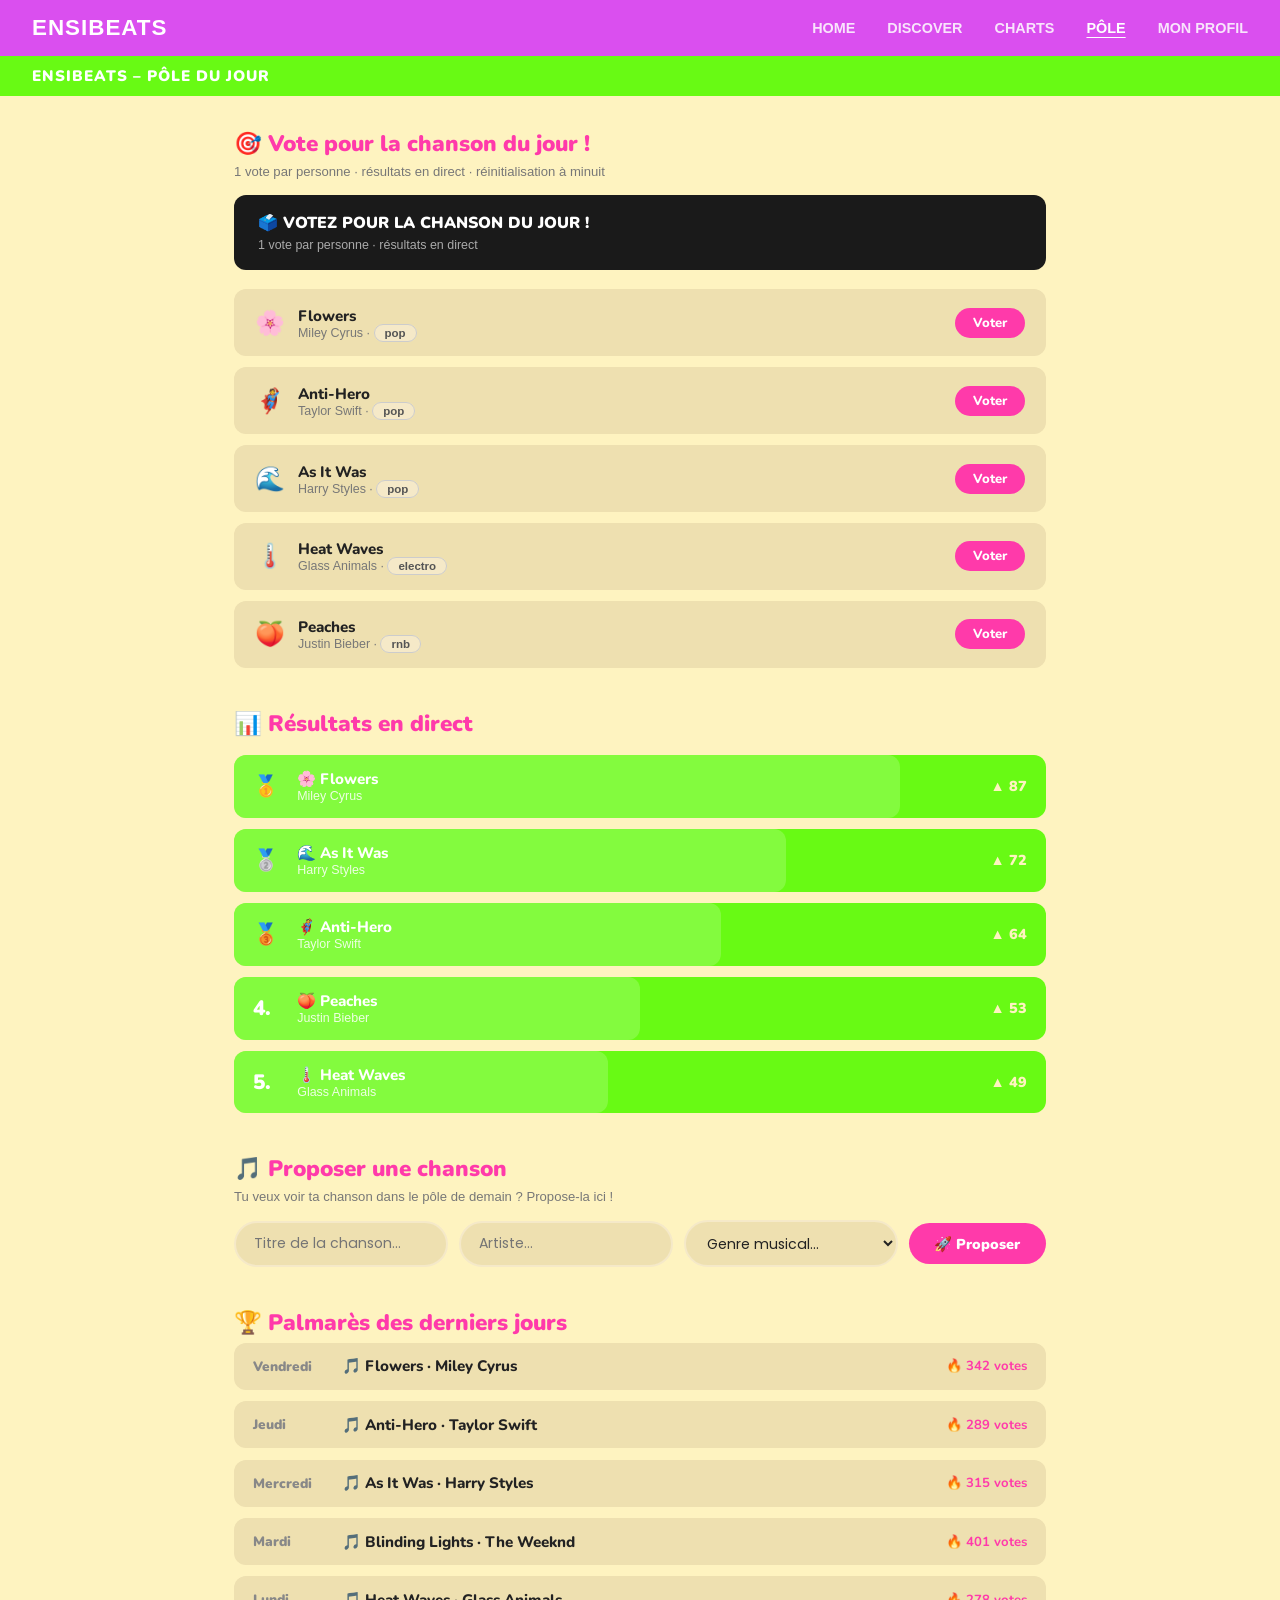
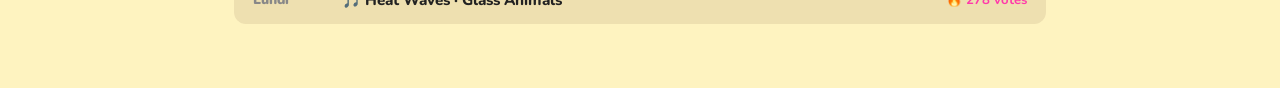
<file: pole.html>
<!DOCTYPE html>
<html lang="fr">
<head>
  <meta charset="UTF-8" />
  <meta name="viewport" content="width=device-width, initial-scale=1.0"/>
  <title>EnsiBeats – Pôle</title>
  <link rel="stylesheet" href="pole.css" />
  <link href="https://fonts.googleapis.com/css2?family=Nunito:wght@700;800;900&family=Poppins:wght@400;600;700&display=swap" rel="stylesheet"/>
</head>
<body>
  <nav class="navbar">
    <div class="nav-brand">ENSIBEATS</div>
    <ul class="nav-links">
      <li><a href="index.html">HOME</a></li>
      <li><a href="disc.html">DISCOVER</a></li>
      <li><a href="charts.html">CHARTS</a></li>
      <li><a href="pole.html" class="active">PÔLE</a></li>
      <li><a href="profile.html">MON PROFIL</a></li>
    </ul>
  </nav>
  <div class="subheader">ENSIBEATS – PÔLE DU JOUR</div>
  <main class="main-content">
    <section class="vote-section">
      <h2 class="section-title">🎯 Vote pour la chanson du jour !</h2>
      <p class="section-sub">1 vote par personne · résultats en direct · réinitialisation à minuit</p>
      <div class="vote-banner">
        <span>🗳️ VOTEZ POUR LA CHANSON DU JOUR !</span>
        <small>1 vote par personne · résultats en direct</small>
      </div>
      <div class="vote-form">
        <input type="radio" name="vote" id="v1" class="vote-radio" />
        <label for="v1" class="vote-item">
          <div class="vote-item-left">
            <span class="vote-emoji">🌸</span>
            <div>
              <div class="vote-item-name">Flowers</div>
              <div class="vote-item-artist">Miley Cyrus · <span class="badge-genre">pop</span></div>
            </div>
          </div>
          <span class="vote-btn-label">Voter</span>
          <span class="voted-label">✅ Voté !</span>
        </label>
        <input type="radio" name="vote" id="v2" class="vote-radio" />
        <label for="v2" class="vote-item">
          <div class="vote-item-left">
            <span class="vote-emoji">🦸</span>
            <div>
              <div class="vote-item-name">Anti-Hero</div>
              <div class="vote-item-artist">Taylor Swift · <span class="badge-genre">pop</span></div>
            </div>
          </div>
          <span class="vote-btn-label">Voter</span>
          <span class="voted-label">✅ Voté !</span>
        </label>

        <input type="radio" name="vote" id="v3" class="vote-radio" />
        <label for="v3" class="vote-item">
          <div class="vote-item-left">
            <span class="vote-emoji">🌊</span>
            <div>
              <div class="vote-item-name">As It Was</div>
              <div class="vote-item-artist">Harry Styles · <span class="badge-genre">pop</span></div>
            </div>
          </div>
          <span class="vote-btn-label">Voter</span>
          <span class="voted-label">✅ Voté !</span>
        </label>

        <input type="radio" name="vote" id="v4" class="vote-radio" />
        <label for="v4" class="vote-item">
          <div class="vote-item-left">
            <span class="vote-emoji">🌡️</span>
            <div>
              <div class="vote-item-name">Heat Waves</div>
              <div class="vote-item-artist">Glass Animals · <span class="badge-genre">electro</span></div>
            </div>
          </div>
          <span class="vote-btn-label">Voter</span>
          <span class="voted-label">✅ Voté !</span>
        </label>

        <input type="radio" name="vote" id="v5" class="vote-radio" />
        <label for="v5" class="vote-item">
          <div class="vote-item-left">
            <span class="vote-emoji">🍑</span>
            <div>
              <div class="vote-item-name">Peaches</div>
              <div class="vote-item-artist">Justin Bieber · <span class="badge-genre">rnb</span></div>
            </div>
          </div>
          <span class="vote-btn-label">Voter</span>
          <span class="voted-label">✅ Voté !</span>
        </label>

      </div>
    </section>
    <section class="results-section">
      <h2 class="section-title">📊 Résultats en direct</h2>
      <div class="result-item" style="--pct: 82%">
        <div class="result-bar-fill"></div>
        <div class="result-rank">🥇</div>
        <div class="result-info">
          <div class="result-name">🌸 Flowers</div>
          <div class="result-artist">Miley Cyrus</div>
        </div>
        <div class="result-votes">▲ 87</div>
      </div>
      <div class="result-item" style="--pct: 68%">
        <div class="result-bar-fill"></div>
        <div class="result-rank">🥈</div>
        <div class="result-info">
          <div class="result-name">🌊 As It Was</div>
          <div class="result-artist">Harry Styles</div>
        </div>
        <div class="result-votes">▲ 72</div>
      </div>
      <div class="result-item" style="--pct: 60%">
        <div class="result-bar-fill"></div>
        <div class="result-rank">🥉</div>
        <div class="result-info">
          <div class="result-name">🦸 Anti-Hero</div>
          <div class="result-artist">Taylor Swift</div>
        </div>
        <div class="result-votes">▲ 64</div>
      </div>
      <div class="result-item" style="--pct: 50%">
        <div class="result-bar-fill"></div>
        <div class="result-rank">4.</div>
        <div class="result-info">
          <div class="result-name">🍑 Peaches</div>
          <div class="result-artist">Justin Bieber</div>
        </div>
        <div class="result-votes">▲ 53</div>
      </div>
      <div class="result-item" style="--pct: 46%">
        <div class="result-bar-fill"></div>
        <div class="result-rank">5.</div>
        <div class="result-info">
          <div class="result-name">🌡️ Heat Waves</div>
          <div class="result-artist">Glass Animals</div>
        </div>
        <div class="result-votes">▲ 49</div>
      </div>
    </section>
    <section class="propose-section">
      <h2 class="section-title">🎵 Proposer une chanson</h2>
      <p class="section-sub">Tu veux voir ta chanson dans le pôle de demain ? Propose-la ici !</p>
      <form class="propose-form" method="GET" action="pole.html">
        <input type="text" name="titre"   placeholder="Titre de la chanson..." class="propose-input" required />
        <input type="text" name="artiste" placeholder="Artiste..."             class="propose-input" required />
        <select name="genre" class="propose-input propose-select">
          <option value="">Genre musical...</option>
          <option>Pop</option>
          <option>R&amp;B</option>
          <option>Électro</option>
          <option>Rock</option>
          <option>Jazz</option>
          <option>Afrobeat</option>
          <option>Classique</option>
        </select>
        <button type="submit" class="btn-propose">🚀 Proposer</button>
      </form>
    </section>
    <section class="history-section">
      <h2 class="section-title">🏆 Palmarès des derniers jours</h2>
      <div class="history-list">
        <div class="history-item">
          <span class="history-date">Vendredi</span>
          <span class="history-song">🎵 Flowers · Miley Cyrus</span>
          <span class="history-votes">🔥 342 votes</span>
        </div>
        <div class="history-item">
          <span class="history-date">Jeudi</span>
          <span class="history-song">🎵 Anti-Hero · Taylor Swift</span>
          <span class="history-votes">🔥 289 votes</span>
        </div>
        <div class="history-item">
          <span class="history-date">Mercredi</span>
          <span class="history-song">🎵 As It Was · Harry Styles</span>
          <span class="history-votes">🔥 315 votes</span>
        </div>
        <div class="history-item">
          <span class="history-date">Mardi</span>
          <span class="history-song">🎵 Blinding Lights · The Weeknd</span>
          <span class="history-votes">🔥 401 votes</span>
        </div>
        <div class="history-item">
          <span class="history-date">Lundi</span>
          <span class="history-song">🎵 Heat Waves · Glass Animals</span>
          <span class="history-votes">🔥 278 votes</span>
        </div>
      </div>
    </section>
  </main>
</body>
</html>
</file>
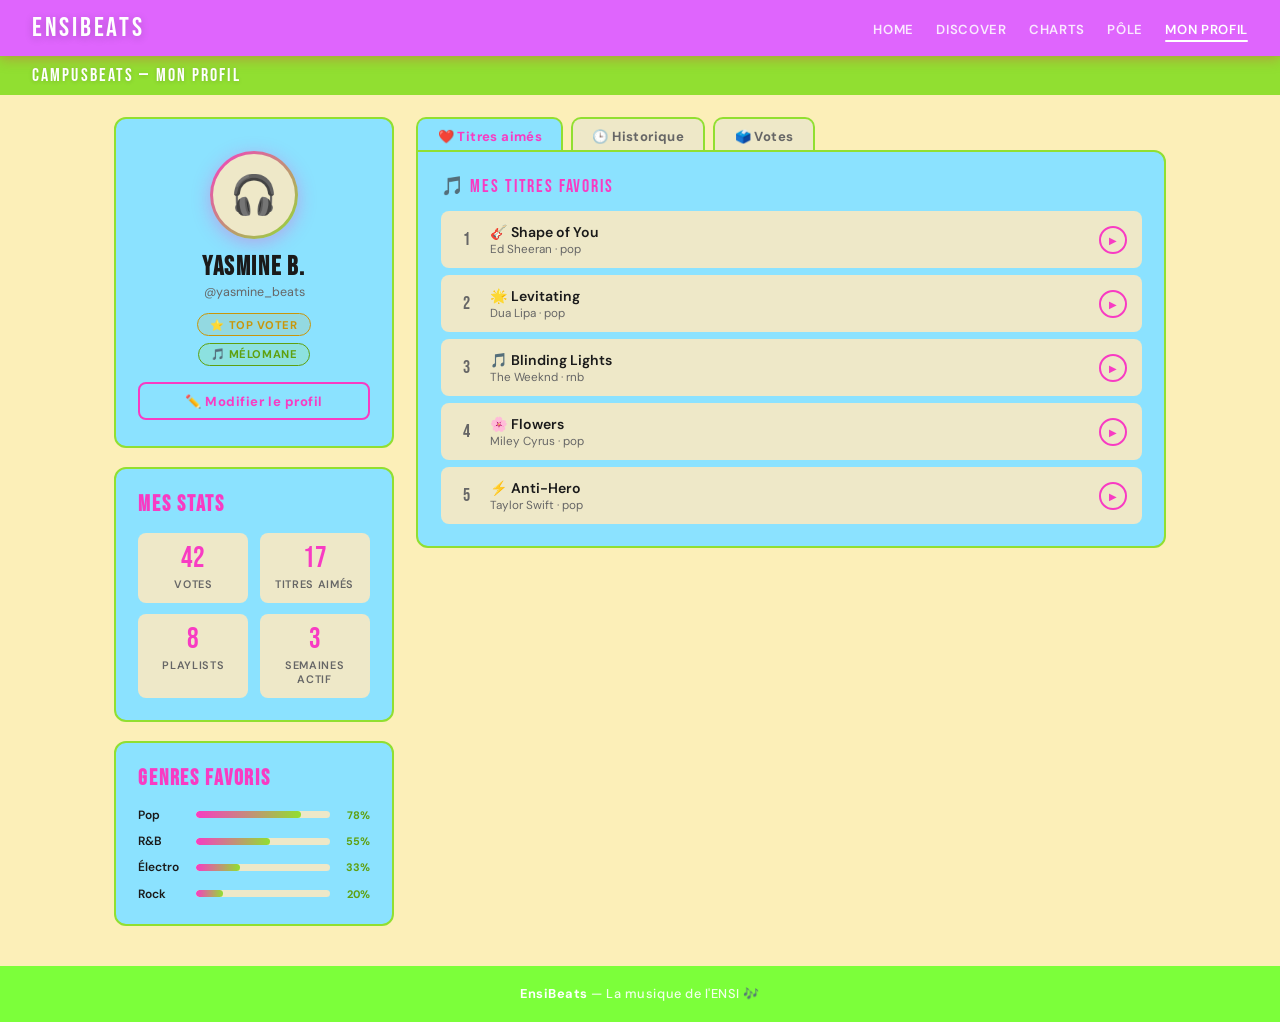
<file: profile.html>
<!DOCTYPE html>
<html lang="fr">
<head>
  <meta charset="UTF-8" />
  <meta name="viewport" content="width=device-width, initial-scale=1.0"/>
  <title>EnsiBeats — Mon Profil</title>
  <link rel="preconnect" href="https://fonts.googleapis.com"/>
  <link rel="preconnect" href="https://fonts.gstatic.com" crossorigin/>
  <link href="https://fonts.googleapis.com/css2?family=Bebas+Neue&family=DM+Sans:ital,wght@0,300;0,400;0,600;0,700;1,300&display=swap" rel="stylesheet"/>
  <link rel="stylesheet" href="music.css"/>
  <link rel="stylesheet" href="profile.css"/>
</head>
<body>
  <nav>
    <span class="logo">EnsiBeats</span>
    <ul class="nav-links">
      <li><a href="index.html">Home</a></li>
      <li><a href="disc.html">Discover</a></li>
      <li><a href="charts.html">Charts</a></li>
      <li><a href="pole.html">Pôle</a></li>
      <li><a href="profile.html" class="active">Mon Profil</a></li>
    </ul>
  </nav>
  <div class="page-banner">
    <span class="banner-label">CAMPUSBEATS — MON PROFIL</span>
  </div>
  <div class="profile-wrapper">
    <aside class="profile-sidebar">
      <div class="avatar-card card">
        <div class="avatar-ring">
          <div class="avatar-inner">🎧</div>
        </div>
        <h2 class="profile-name">Yasmine B.</h2>
        <p class="profile-handle">@yasmine_beats</p>
        <div class="profile-badges">
          <span class="badge badge-gold">⭐ Top Voter</span>
          <span class="badge badge-lime">🎵 Mélomane</span>
        </div>
        <button class="edit-btn">✏️ Modifier le profil</button>
      </div>
      <div class="stats-card card">
        <h3 class="card-title">Mes Stats</h3>
        <div class="stat-grid">
          <div class="stat-item">
            <span class="stat-num">42</span>
            <span class="stat-label">Votes</span>
          </div>
          <div class="stat-item">
            <span class="stat-num">17</span>
            <span class="stat-label">Titres aimés</span>
          </div>
          <div class="stat-item">
            <span class="stat-num">8</span>
            <span class="stat-label">Playlists</span>
          </div>
          <div class="stat-item">
            <span class="stat-num">3</span>
            <span class="stat-label">Semaines actif</span>
          </div>
        </div>
      </div>
      <div class="genre-card card">
        <h3 class="card-title">Genres Favoris</h3>
        <div class="genre-list">
          <div class="genre-bar-item">
            <span class="genre-name">Pop</span>
            <div class="genre-bar-track"><div class="genre-bar-fill" style="width:78%"></div></div>
            <span class="genre-pct">78%</span>
          </div>
          <div class="genre-bar-item">
            <span class="genre-name">R&B</span>
            <div class="genre-bar-track"><div class="genre-bar-fill" style="width:55%"></div></div>
            <span class="genre-pct">55%</span>
          </div>
          <div class="genre-bar-item">
            <span class="genre-name">Électro</span>
            <div class="genre-bar-track"><div class="genre-bar-fill" style="width:33%"></div></div>
            <span class="genre-pct">33%</span>
          </div>
          <div class="genre-bar-item">
            <span class="genre-name">Rock</span>
            <div class="genre-bar-track"><div class="genre-bar-fill" style="width:20%"></div></div>
            <span class="genre-pct">20%</span>
          </div>
        </div>
      </div>
    </aside>

    <main class="profile-main">
      <div class="tabs">
        <button class="tab active" data-tab="liked">❤️ Titres aimés</button>
        <button class="tab" data-tab="history">🕒 Historique</button>
        <button class="tab" data-tab="votes">🗳️ Votes</button>
      </div>
      <div class="tab-panel active" id="tab-liked">
        <div class="track-section-title">🎵 Mes titres favoris</div>
        <ul class="chart-list">
          <li class="chart-item">
            <span class="rank">1</span>
            <div class="track-info">
              <div class="track-title">🎸 Shape of You</div>
              <div class="track-artist">Ed Sheeran · pop</div>
            </div>
            <button class="play-btn">▶</button>
          </li>
          <li class="chart-item">
            <span class="rank">2</span>
            <div class="track-info">
              <div class="track-title">🌟 Levitating</div>
              <div class="track-artist">Dua Lipa · pop</div>
            </div>
            <button class="play-btn">▶</button>
          </li>
          <li class="chart-item">
            <span class="rank">3</span>
            <div class="track-info">
              <div class="track-title">🎵 Blinding Lights</div>
              <div class="track-artist">The Weeknd · rnb</div>
            </div>
            <button class="play-btn">▶</button>
          </li>
          <li class="chart-item">
            <span class="rank">4</span>
            <div class="track-info">
              <div class="track-title">🌸 Flowers</div>
              <div class="track-artist">Miley Cyrus · pop</div>
            </div>
            <button class="play-btn">▶</button>
          </li>
          <li class="chart-item">
            <span class="rank">5</span>
            <div class="track-info">
              <div class="track-title">⚡ Anti-Hero</div>
              <div class="track-artist">Taylor Swift · pop</div>
            </div>
            <button class="play-btn">▶</button>
          </li>
        </ul> 
      </div>

      <div class="tab-panel" id="tab-history">
        <div class="track-section-title">🕒 Récemment écouté</div>
        <ul class="chart-list">
          <li class="chart-item">
            <span class="rank">—</span>
            <div class="track-info">
              <div class="track-title">🎸 Bohemian Rhapsody</div>
              <div class="track-artist">Queen · rock · il y a 2h</div>
            </div>
            <button class="play-btn">▶</button>
          </li>
          <li class="chart-item">
            <span class="rank">—</span>
            <div class="track-info">
              <div class="track-title">🌟 Heat Waves</div>
              <div class="track-artist">Glass Animals · électro · il y a 5h</div>
            </div>
            <button class="play-btn">▶</button>
          </li>
          <li class="chart-item">
            <span class="rank">—</span>
            <div class="track-info">
              <div class="track-title">🎵 Stay</div>
              <div class="track-artist">Justin Bieber · pop · hier</div>
            </div>
            <button class="play-btn">▶</button>
          </li>
          <li class="chart-item">
            <span class="rank">—</span>
            <div class="track-info">
              <div class="track-title">🎧 As It Was</div>
              <div class="track-artist">Harry Styles · pop · hier</div>
            </div>
            <button class="play-btn">▶</button>
          </li>
        </ul>
      </div>

      <div class="tab-panel" id="tab-votes">
        <div class="track-section-title">🗳️ Mes votes récents</div>
        <ul class="vote-history-list">
          <li class="vote-history-item">
            <div class="vote-meta">
              <span class="vote-week">Semaine du 31 mars</span>
              <span class="vote-winner-tag">✅ Gagnant</span>
            </div>
            <div class="vote-track">🌸 Flowers — Miley Cyrus</div>
          </li>
          <li class="vote-history-item">
            <div class="vote-meta">
              <span class="vote-week">Semaine du 24 mars</span>
              <span class="vote-winner-tag lost">❌ Perdu</span>
            </div>
            <div class="vote-track">⚡ Anti-Hero — Taylor Swift</div>
          </li>
          <li class="vote-history-item">
            <div class="vote-meta">
              <span class="vote-week">Semaine du 17 mars</span>
              <span class="vote-winner-tag">✅ Gagnant</span>
            </div>
            <div class="vote-track">🎸 Shape of You — Ed Sheeran</div>
          </li>
          <li class="vote-history-item">
            <div class="vote-meta">
              <span class="vote-week">Semaine du 10 mars</span>
              <span class="vote-winner-tag lost">❌ Perdu</span>
            </div>
            <div class="vote-track">🌟 Levitating — Dua Lipa</div>
          </li>
        </ul>
      </div>
    </main>
  </div>
  <footer>
    <strong>EnsiBeats</strong> — La musique de l'ENSI 🎶
  </footer>
  <div class="toast" id="toast">✅ Action effectuée !</div>
</body>
</html>
</file>
<file: pole.css>
*, *::before, *::after { box-sizing: border-box; margin: 0; padding: 0; }
:root {
  --purple:     #da4fef;
  --green:      #68fa14;
  --green-dark: #3aaa00;
  --pink:       #ff3aaa;
  --beige:      #f5e9c8;
  --beige-card: #eee0b0;
  --yellow-bg:  #fef3c0;
  --dark:       #1a1a1a;
  --white:      #fff;
  --text:       #222;
}
body {
  font-family: 'Bebas Neue', sans-serif;
  background-color: var(--yellow-bg);
  color: var(--text);
  min-height: 100vh;
}
.navbar {
  background: var(--purple);
  display: flex;
  align-items: center;
  justify-content: space-between;
  padding: 0 2rem;
  height: 56px;
  position: sticky;
  top: 0;
  z-index: 100;
}
.nav-brand {
  font-family: 'Bebas Neue', sans-serif;
  font-weight: 900;
  font-size: 1.4rem;
  color: var(--white);
  letter-spacing: 1px;
}
.nav-links {
  list-style: none;
  display: flex;
  gap: 2rem;
}
.nav-links a {
  color: var(--white);
  text-decoration: none;
  font-family: 'Bebas Neue', sans-serif;
  font-weight: 700;
  font-size: 0.9rem;
  opacity: 0.85;
  transition: opacity 0.2s;
}
.nav-links a:hover { opacity: 1; }
.nav-links a.active {
  opacity: 1;
  text-decoration: underline;
  text-underline-offset: 4px;
}
.subheader {
  background: var(--green);
  color: var(--white);
  font-family: 'Nunito', sans-serif;
  font-weight: 900;
  font-size: 0.95rem;
  letter-spacing: 1px;
  padding: 10px 2rem;
}
.main-content {
  max-width: 860px;
  margin: 0 auto;
  padding: 2rem 1.5rem 4rem;
  display: flex;
  flex-direction: column;
  gap: 2.5rem;
}
.section-title {
  font-family: 'Nunito', sans-serif;
  font-weight: 900;
  font-size: 1.4rem;
  color: var(--pink);
  margin-bottom: 0.3rem;
}
.section-sub {
  font-size: 0.82rem;
  color: #777;
  margin-bottom: 1rem;
}
.vote-banner {
  background: var(--dark);
  color: var(--white);
  border-radius: 12px;
  padding: 1.1rem 1.5rem;
  display: flex;
  flex-direction: column;
  gap: 4px;
  margin-bottom: 1.2rem;
}
.vote-banner span {
  font-family: 'Nunito', sans-serif;
  font-weight: 900;
  font-size: 1rem;
}
.vote-banner small { color: #aaa; font-size: 0.78rem; }

.vote-form {
  display: flex;
  flex-direction: column;
  gap: 0.7rem;
}
.vote-radio {
  position: absolute;
  opacity: 0;
  pointer-events: none;
  width: 0; height: 0;
}

.vote-item {
  background: var(--beige-card);
  border-radius: 12px;
  padding: 0.9rem 1.2rem;
  display: flex;
  align-items: center;
  justify-content: space-between;
  cursor: pointer;
  border: 2px solid transparent;
  transition: transform 0.15s, background 0.15s, border-color 0.15s;
  user-select: none;
}

.vote-item:hover {
  transform: translateY(-2px);
  background: var(--beige);
}

.vote-item-left {
  display: flex;
  align-items: center;
  gap: 0.8rem;
}

.vote-emoji { font-size: 1.5rem; }

.vote-item-name {
  font-family: 'Nunito', sans-serif;
  font-weight: 800;
  font-size: 0.95rem;
}

.vote-item-artist { font-size: 0.78rem; color: #777; }

.badge-genre {
  background: var(--beige);
  border: 1.5px solid #ccc;
  border-radius: 20px;
  padding: 2px 10px;
  font-size: 0.72rem;
  font-weight: 700;
  color: #555;
}

/* "Voter" button shown by default */
.vote-btn-label {
  background: var(--pink);
  color: var(--white);
  border-radius: 20px;
  padding: 6px 18px;
  font-family: 'Nunito', sans-serif;
  font-weight: 800;
  font-size: 0.82rem;
  transition: background 0.2s;
  white-space: nowrap;
}

.vote-item:hover .vote-btn-label { background: var(--purple); }

/* "Voté !" label hidden by default */
.voted-label {
  display: none;
  background: var(--green);
  color: var(--white);
  border-radius: 20px;
  padding: 6px 14px;
  font-family: 'Nunito', sans-serif;
  font-weight: 800;
  font-size: 0.82rem;
  white-space: nowrap;
}

/* When radio is checked: highlight the label, swap buttons */
.vote-radio:checked + .vote-item {
  border-color: var(--pink);
  background: #ffe0f5;
}

.vote-radio:checked + .vote-item .vote-btn-label { display: none; }
.vote-radio:checked + .vote-item .voted-label    { display: inline; }

/* ---- RESULTS ---- */
.results-section {
  display: flex;
  flex-direction: column;
  gap: 0.7rem;
}

.result-item {
  background: var(--green);
  border-radius: 12px;
  padding: 0.9rem 1.2rem;
  display: flex;
  align-items: center;
  gap: 1rem;
  color: var(--white);
  position: relative;
  overflow: hidden;
}

/* CSS custom-property bar using pseudo-element */
.result-bar-fill {
  position: absolute;
  left: 0; top: 0; bottom: 0;
  width: var(--pct, 50%);
  background: rgba(255,255,255,0.18);
  border-radius: 12px;
}

.result-rank {
  font-family: 'Nunito', sans-serif;
  font-weight: 900;
  font-size: 1.3rem;
  min-width: 28px;
  position: relative;
  z-index: 1;
}

.result-info {
  flex: 1;
  position: relative;
  z-index: 1;
}

.result-name {
  font-family: 'Nunito', sans-serif;
  font-weight: 800;
  font-size: 0.95rem;
}

.result-artist { font-size: 0.78rem; opacity: 0.85; }

.result-votes {
  font-family: 'Nunito', sans-serif;
  font-weight: 900;
  font-size: 0.9rem;
  position: relative;
  z-index: 1;
  color: var(--yellow-bg);
}

/* ---- PROPOSE FORM ---- */
.propose-form {
  display: flex;
  flex-wrap: wrap;
  gap: 0.7rem;
  align-items: center;
}

.propose-input {
  flex: 1;
  min-width: 180px;
  background: var(--beige-card);
  border: 2px solid var(--beige);
  border-radius: 24px;
  padding: 0.65rem 1.1rem;
  font-family: 'Poppins', sans-serif;
  font-size: 0.88rem;
  color: var(--text);
  outline: none;
  transition: border-color 0.2s;
}

.propose-input:focus { border-color: var(--pink); }
.propose-select { cursor: pointer; }

.btn-propose {
  background: var(--pink);
  color: var(--white);
  border: none;
  border-radius: 24px;
  padding: 0.65rem 1.6rem;
  font-family: 'Nunito', sans-serif;
  font-weight: 900;
  font-size: 0.9rem;
  cursor: pointer;
  transition: background 0.2s, transform 0.15s;
  white-space: nowrap;
}

.btn-propose:hover {
  background: var(--purple);
  transform: scale(1.04);
}

.history-list {
  display: flex;
  flex-direction: column;
  gap: 0.7rem;
}
.history-item {
  background: var(--beige-card);
  border-radius: 12px;
  padding: 0.85rem 1.2rem;
  display: flex;
  align-items: center;
  gap: 1.2rem;
  flex-wrap: wrap;
}
.history-date {
  font-family: 'Nunito', sans-serif;
  font-weight: 900;
  font-size: 0.85rem;
  color: #888;
  min-width: 70px;
}
.history-song {
  flex: 1;
  font-family: 'Nunito', sans-serif;
  font-weight: 800;
  font-size: 0.95rem;
}
.history-votes {
  font-family: 'Nunito', sans-serif;
  font-weight: 700;
  font-size: 0.82rem;
  color: var(--pink);
}
@media (max-width: 600px) {
  .navbar { padding: 0 1rem; }
  .nav-links { gap: 1rem; }
  .nav-links a { font-size: 0.75rem; }
  .main-content { padding: 1.2rem 1rem 3rem; }
  .propose-form { flex-direction: column; }
  .propose-input { min-width: 100%; }
  .history-item { flex-direction: column; gap: 0.3rem; }
}
</file>
<file: music.css>
*, *::before, *::after { box-sizing: border-box; margin: 0; padding: 0; }

:root {
  --bg: #fcefb8;
  --surface: #8be2ff;
  --surface2: #eee8c8;
  --nav: #df65fd;
  --nav-text: #fff;
  --accent: #f83bc3;
  --accent2: #dbff3a;
  --lime: #91df31;
  --lime-dark: #5fa010;
  --footer: #7cff3a;
  --text: #1a1a1a;
  --muted: #666;
  --gold: #c8960a;
}
body {
  background: var(--bg);
  color: var(--text);
  font-family: 'DM Sans', sans-serif;
  min-height: 100vh;
  overflow-x: hidden;

}
nav {
  position: sticky; top: 0; z-index: 100;
  display: flex; align-items: center; justify-content: space-between;
  padding: 0 2rem;
  height: 56px;
  background: var(--nav);
  box-shadow: 0 3px 12px rgba(232,49,74,.35);
}
.logo {
  font-family: 'Bebas Neue', sans-serif;
  font-size: 1.7rem;
  letter-spacing: .1em;
  color: #fff;
  text-shadow: 0 2px 8px rgba(0,0,0,.2);
}
.nav-links { display: flex; gap: 1.4rem; list-style: none; }
.nav-links a {
  color: rgba(255,255,255,.85);
  text-decoration: none;
  font-size: .82rem;
  font-weight: 600;
  letter-spacing: .05em;
  text-transform: uppercase;
  transition: color .2s;
  position: relative;
  padding-bottom: 2px;
}
.nav-links a::after {
  content: '';
  position: absolute; bottom: -2px; left: 0; right: 0; height: 2px;
  background: #fff;
  transform: scaleX(0);
  transition: transform .25s ease;
  border-radius: 2px;
}
.nav-links a:hover, .nav-links a.active { color: #fff; }
.nav-links a:hover::after, .nav-links a.active::after { transform: scaleX(1); }

.hero {
  background: var(--surface);
  border: 2px solid var(--lime);
  border-radius: 15px;
  margin: 1.5rem 1.5rem .5rem;
  padding: 2rem 2rem 1.5rem;
  text-align: center;
  position: relative;
  overflow: hidden;
}
.hero::before {
  content: '';
  position: absolute; inset: 0;
  background: repeating-linear-gradient(
    45deg,
    transparent,
    transparent 18px,
    rgba(126,203,32,.06) 18px,
    rgba(126,203,32,.06) 19px
  );
  pointer-events: none;
}
.hero-tag {
  display: inline-block;
  background: rgba(232,49,74,.1);
  border: 1.5px solid rgb(237, 20, 208);
  color: var(--accent);
  font-size: .72rem;
  font-weight: 700;
  letter-spacing: .15em;
  text-transform: uppercase;
  padding: .25rem .85rem;
  border-radius: 999px;
  margin-bottom: 1rem;
  animation: fadeUp .5s ease both;
}
.hero h1 {
  font-family: 'Bebas Neue', sans-serif;
  font-size: clamp(2.5rem, 6vw, 4.5rem);
  line-height: 1;
  letter-spacing: .04em;
  color: var(--text);
  animation: fadeUp .6s ease .1s both;
}
.hero h1 span { color: var(--accent); }
.hero-sub {
  margin-top: .7rem;
  color: var(--muted);
  font-style: italic;
  font-weight: 300;
  font-size: 1rem;
  animation: fadeUp .6s ease .2s both;
}

.eq-bars {
  display: flex; align-items: flex-end; gap: 4px;
  height: 36px; justify-content: center; margin-top: 1.2rem;
  animation: fadeUp .6s ease .3s both;
}
.eq-bar {
  width: 5px; border-radius: 3px;
  background: linear-gradient(to top, var(--accent), var(--lime));
  animation: eq var(--d, .8s) ease-in-out infinite alternate;
}
@keyframes eq {
  from { height: 5px; opacity: .3; }
  to { height: var(--h, 28px); opacity: 1; }
}
.main {
  display: grid;
  grid-template-columns: 1fr 1fr;
  gap: 1.2rem;
  padding: 1rem 1.5rem 2rem;
}
.card {
  background: var(--surface);
  border: 2px solid var(--lime);
  border-radius: 12px;
  padding: 1.4rem;
  transition: transform .2s, box-shadow .2s;
  animation: fadeUp .6s ease both;
}
.card:nth-child(1) { animation-delay: .3s; }
.card:nth-child(2) { animation-delay: .45s; }
.card:hover { transform: translateY(-4px); box-shadow: 0 8px 24px rgba(126,203,32,.2); }
.card-title {
  font-family: 'Bebas Neue', sans-serif;
  font-size: 1.35rem;
  letter-spacing: .08em;
  color: var(--accent);
  margin-bottom: 1rem;
}

.chart-list { list-style: none; display: flex; flex-direction: column; gap: .45rem; }
.chart-item {
  display: flex; align-items: center; gap: .75rem;
  padding: .65rem .85rem;
  border-radius: 8px;
  background: var(--surface2);
  cursor: pointer;
  transition: background .2s, transform .15s, border-color .2s;
  border: 1.5px solid transparent;
}
.chart-item:hover { background: #fff; border-color: var(--accent); transform: translateX(4px); }
.chart-item.playing { background: #fff; border-color: var(--accent); }
.rank {
  font-family: 'Bebas Neue', sans-serif;
  font-size: 1.15rem;
  color: var(--muted);
  min-width: 1.4rem;
  text-align: center;
}
.chart-item.playing .rank { color: var(--accent); }
.track-info { flex: 1; }
.track-title { font-weight: 600; font-size: .88rem; }
.track-artist { font-size: .73rem; color: var(--muted); }
.play-btn {
  width: 28px; height: 28px;
  border-radius: 50%;
  border: 2px solid var(--accent);
  background: transparent;
  color: var(--accent);
  cursor: pointer;
  display: flex; align-items: center; justify-content: center;
  font-size: .65rem;
  transition: background .2s, color .15s, transform .15s;
  flex-shrink: 0;
}
.play-btn:hover { background: var(--accent); color: #fff; transform: scale(1.1); }
.chart-item.playing .play-btn { background: var(--accent); color: #fff; }
.vote-title-box {
  background: var(--text);
  border-radius: 10px;
  padding: .85rem 1rem;
  text-align: center;
  margin-bottom: 1rem;
  color: #fff;
}
.vote-title-box p {
  font-family: 'Bebas Neue', sans-serif;
  font-size: 1.25rem;
  letter-spacing: .05em;
  line-height: 1.2;
}
.vote-title-box small { font-size: .68rem; opacity: .6; font-weight: 300; }
.vote-options { display: flex; flex-direction: column; gap: .4rem; }
.vote-option {
  position: relative; overflow: hidden;
  padding: .55rem .85rem;
  border-radius: 8px;
  background: var(--surface2);
  border: 1.5px solid transparent;
  cursor: pointer;
  transition: border-color .2s, background .2s;
  display: flex; align-items: center; justify-content: space-between;
  font-size: .83rem;
}
.vote-option:hover { background: #fff; border-color: var(--lime); }
.vote-option.selected { background: #fff; border-color: var(--accent); }
.vote-option.voted { border-color: var(--lime); }
.vote-bar {
  position: absolute; left: 0; top: 0; bottom: 0;
  background: rgba(126,203,32,.18);
  border-radius: 8px;
  transition: width .5s ease;
  width: 0%;
}
.vote-option span { position: relative; z-index: 1; }
.vote-pct {
  position: relative; z-index: 1;
  font-size: .72rem; color: var(--lime-dark);
  font-weight: 700; opacity: 0; transition: opacity .3s;
}
.results-shown .vote-pct { opacity: 1; }
.vote-submit {
  margin-top: .8rem;
  width: 100%;
  padding: .6rem;
  border: none;
  border-radius: 8px;
  background: var(--accent);
  color: #fff;
  font-family: 'Bebas Neue', sans-serif;
  font-size: 1.1rem;
  letter-spacing: .1em;
  cursor: pointer;
  transition: opacity .2s, transform .15s, background .2s;
  box-shadow: 0 3px 10px rgba(232,49,74,.3);
}
.vote-submit:hover:not(:disabled) { background: #c2152f; transform: scale(1.02); }
.vote-submit:disabled { opacity: .4; cursor: not-allowed; transform: none; }

/* MINI PLAYER */
.mini-player {
  position: fixed; bottom: 1.2rem; left: 50%;
  transform: translateX(-50%) translateY(90px);
  width: min(380px, calc(100vw - 2rem));
  background: #fff;
  border: 2px solid var(--accent);
  border-radius: 14px;
  padding: .85rem 1.1rem;
  display: flex; align-items: center; gap: 1rem;
  z-index: 200;
  transition: transform .4s cubic-bezier(.34,1.56,.64,1);
  box-shadow: 0 6px 30px rgba(255, 80, 103, 0.2);
}
.mini-player.visible { transform: translateX(-50%) translateY(0); }
.player-thumb {
  width: 42px; height: 42px; border-radius: 8px;
  background: linear-gradient(135deg, var(--accent), var(--lime));
  display: flex; align-items: center; justify-content: center;
  font-size: 1.2rem; flex-shrink: 0;
}
.player-info { flex: 1; min-width: 0; }
.player-title {
  font-weight: 700; font-size: .85rem;
  white-space: nowrap; overflow: hidden; text-overflow: ellipsis;
  color: var(--text);
}
.player-artist { font-size: .72rem; color: var(--muted); }
.progress-wrap {
  height: 3px; background: var(--surface2);
  border-radius: 2px; margin-top: .4rem; cursor: pointer;
}
.progress-fill {
  height: 100%;
  background: linear-gradient(90deg, var(--accent), var(--lime));
  border-radius: 2px; width: 0%;
  transition: width .5s linear;
}
.player-controls { display: flex; align-items: center; gap: .45rem; }
.ctrl-btn {
  background: none; border: none; color: var(--muted);
  cursor: pointer; font-size: 1rem;
  transition: color .2s, transform .15s; padding: .2rem;
}
.ctrl-btn:hover { color: var(--accent); transform: scale(1.15); }
.ctrl-btn.play-pause {
  width: 34px; height: 34px; border-radius: 50%;
  background: var(--accent); color: #fff;
  display: flex; align-items: center; justify-content: center;
  font-size: .85rem; border: none;
}
.ctrl-btn.play-pause:hover { background: #c2152f; transform: scale(1.1); }


/* FOOTER */
footer {
  background: var(--footer);
  color: rgba(255,255,255,.9);
  text-align: center;
  padding: 1.2rem;
  font-size: .8rem;
  font-weight: 500;
  letter-spacing: .04em;
}
footer strong { color: #fff; }

/* ANIMATIONS */
@keyframes fadeUp {
  from { opacity: 0; transform: translateY(18px); }
  to { opacity: 1; transform: translateY(0); }
}

/* TOAST */
.toast {
  position: fixed; top: 72px; right: 1.2rem;
  background: var(--text); color: #fff;
  padding: .6rem 1.1rem; border-radius: 8px;
  font-size: .83rem; z-index: 300;
  transform: translateX(130%);
  transition: transform .35s cubic-bezier(.34,1.56,.64,1);
  box-shadow: 0 4px 16px rgba(0,0,0,.2);
  border-left: 3px solid var(--lime);
}
.toast.show { transform: translateX(0); }

/* LIVE DOT */
.live-dot {
  width: 7px; height: 7px; border-radius: 50%;
  background: #fff; display: inline-block;
  animation: pulse 1.2s ease-in-out infinite;
}
@keyframes pulse {
  0%, 100% { box-shadow: 0 0 0 0 rgba(255,255,255,.6); }
  50% { box-shadow: 0 0 0 5px rgba(255,255,255,0); }
}
 /* ===================================
   SPOTIFY SECTION
   =================================== */

.spotify-section {
    overflow: hidden;
    background: #111;
    border-top: 1px solid #1a1a1a;
    border-bottom: 1px solid #1a1a1a;
    padding: 1.8rem 2rem;
    display: flex;
    align-items: center;
    justify-content: space-between;
}

.spotify-left {
    float: left;
    display: flex;
    align-items: center;
    gap: 16px;
}

.spotify-left img {
    float: left;
}

.spotify-left h3 {
    font-family: 'Bebas Neue', sans-serif;
    font-size: 1.4rem;
    color: #fff;
    letter-spacing: 1px;
    margin: 0 0 4px 0;
}

.spotify-left p {
    font-family: 'DM Sans', sans-serif;
    font-size: 0.88rem;
    color: #777;
    margin: 0;
}

.spotify-btn {
    float: right;
    display: inline-flex;
    align-items: center;
    gap: 10px;
    padding: 12px 28px;
    background: #1DB954;
    color: #fff;
    font-family: 'DM Sans', sans-serif;
    font-size: 1rem;
    font-weight: 700;
    text-decoration: none;
    border-radius: 50px;
    transition: background 0.2s ease, transform 0.2s ease, box-shadow 0.2s ease;
    box-shadow: 0 4px 20px rgba(29, 185, 84, 0.35);
}

.spotify-btn:hover {
    background: #17a349;
    transform: scale(1.05);
    box-shadow: 0 6px 28px rgba(29, 185, 84, 0.55);
}

.spotify-btn:active {
    transform: scale(0.97);
}
@media (max-width: 700px) {
    .spotify-section {
        flex-direction: column;
        text-align: center;
        gap: 1.2rem;
    }

    .spotify-left {
        float: none;
        flex-direction: column;
        text-align: center;
    }

    .spotify-left img {
        float: none;
    }

    .spotify-btn {
        float: none;
        width: 100%;
        justify-content: center;
    }
}
</file>
<file: profile.css>
.page-banner {
  background: var(--lime);
  padding: .55rem 2rem;
}
.banner-label {
  font-family: 'Bebas Neue', sans-serif;
  font-size: 1.1rem;
  letter-spacing: .12em;
  color: #fff;
  text-shadow: 0 1px 4px rgba(0,0,0,.15);
}
.profile-wrapper {
  display: grid;
  grid-template-columns: 280px 1fr;
  gap: 1.4rem;
  padding: 1.4rem 1.5rem 2.5rem;
  max-width: 1100px;
  margin: 0 auto;
  align-items: start;
}
.profile-sidebar {
  display: flex;
  flex-direction: column;
  gap: 1.2rem;
}
.avatar-card {
  text-align: center;
  padding: 2rem 1.4rem 1.6rem;
  animation-delay: .1s;
}
.avatar-ring {
  width: 88px; height: 88px;
  border-radius: 50%;
  margin: 0 auto 1rem;
  background: linear-gradient(135deg, var(--accent), var(--lime));
  padding: 3px;
  box-shadow: 0 4px 18px rgba(248, 59, 195, .35);
}
.avatar-inner {
  width: 100%; height: 100%;
  border-radius: 50%;
  background: var(--surface2);
  display: flex; align-items: center; justify-content: center;
  font-size: 2.4rem;
}
.profile-name {
  font-family: 'Bebas Neue', sans-serif;
  font-size: 1.6rem;
  letter-spacing: .06em;
  color: var(--text);
  line-height: 1;
}
.profile-handle {
  font-size: .78rem;
  color: var(--muted);
  margin-top: .2rem;
  margin-bottom: .85rem;
}
.profile-badges {
  display: flex; flex-wrap: wrap; gap: .4rem;
  justify-content: center;
  margin-bottom: 1rem;
}
.badge {
  display: inline-block;
  padding: .22rem .75rem;
  border-radius: 999px;
  font-size: .7rem;
  font-weight: 700;
  letter-spacing: .05em;
  text-transform: uppercase;
}
.badge-gold {
  background: rgba(200,150,10,.12);
  border: 1.5px solid var(--gold);
  color: var(--gold);
}
.badge-lime {
  background: rgba(145,223,49,.15);
  border: 1.5px solid var(--lime-dark);
  color: var(--lime-dark);
}
.edit-btn {
  width: 100%;
  padding: .55rem;
  border: 2px solid var(--accent);
  background: transparent;
  border-radius: 8px;
  color: var(--accent);
  font-family: 'DM Sans', sans-serif;
  font-size: .82rem;
  font-weight: 700;
  cursor: pointer;
  transition: background .2s, color .2s, transform .15s;
  letter-spacing: .04em;
}
.edit-btn:hover {
  background: var(--accent);
  color: #fff;
  transform: scale(1.02);
}

/* Stats Card */
.stats-card { animation-delay: .2s; }
.stat-grid {
  display: grid;
  grid-template-columns: 1fr 1fr;
  gap: .7rem;
  margin-top: .2rem;
}
.stat-item {
  background: var(--surface2);
  border-radius: 8px;
  padding: .75rem .5rem;
  text-align: center;
  transition: background .2s, transform .15s;
}
.stat-item:hover {
  background: #fff;
  transform: scale(1.03);
}
.stat-num {
  display: block;
  font-family: 'Bebas Neue', sans-serif;
  font-size: 1.8rem;
  color: var(--accent);
  line-height: 1;
}
.stat-label {
  display: block;
  font-size: .68rem;
  color: var(--muted);
  font-weight: 600;
  text-transform: uppercase;
  letter-spacing: .06em;
  margin-top: .2rem;
}

/* Genre Card */
.genre-card { animation-delay: .3s; }
.genre-list {
  display: flex; flex-direction: column; gap: .65rem;
  margin-top: .4rem;
  
}

.genre-bar-item {
  display: flex ; align-items: center; gap: .6rem;
}
.genre-name {
  font-size: .75rem;
  font-weight: 600;
  min-width: 48px;
  color: var(--text);
}
.genre-bar-track {
  flex: 1;
  height: 7px;
  background: var(--surface2);
  border-radius: 999px;
  overflow: hidden;
}
.genre-bar-fill {
  height: 100%;
  background: linear-gradient(90deg, var(--accent), var(--lime));
  border-radius: 999px;
  animation: barGrow .8s ease .4s both;
  transform-origin: left;
}
@keyframes barGrow {
  from { width: 0% !important; }
}
.genre-pct {
  font-size: .68rem;
  font-weight: 700;
  color: var(--lime-dark);
  min-width: 30px;
  text-align: right;
}

/* ---- MAIN CONTENT ---- */
.profile-main {
  display: flex;
  flex-direction: column;
  gap: 0;
}

/* Tabs */
.tabs {
  display: flex; gap: .5rem;
  margin-bottom: -.2rem;
  flex-wrap: wrap;
}
.tab {
  padding: .55rem 1.2rem;
  border: 2px solid var(--lime);
  border-bottom: none;
  border-radius: 10px 10px 0 0;
  background: var(--surface2);
  font-family: 'DM Sans', sans-serif;
  font-size: .82rem;
  font-weight: 700;
  cursor: pointer;
  color: var(--muted);
  transition: background .2s, color .2s;
  letter-spacing: .03em;
}
.tab:hover { background: #fff; color: var(--text); }
.tab.active {
  background: var(--surface);
  color: var(--accent);
  border-color: var(--lime);
}

/* Tab Panels */
.tab-panel {
  display: none;
  background: var(--surface);
  border: 2px solid var(--lime);
  border-radius: 0 12px 12px 12px;
  padding: 1.4rem;
  animation: fadeUp .35s ease both;
}
.tab-panel.active { display: block; }

.track-section-title {
  font-family: 'Bebas Neue', sans-serif;
  font-size: 1.15rem;
  letter-spacing: .1em;
  color: var(--accent);
  margin-bottom: .85rem;
}

/* Vote History */
.vote-history-list {
  list-style: none;
  display: flex; flex-direction: column; gap: .5rem;
}
.vote-history-item {
  background: var(--surface2);
  border: 1.5px solid transparent;
  border-radius: 8px;
  padding: .75rem 1rem;
  transition: background .2s, border-color .2s, transform .15s;
}
.vote-history-item:hover {
  background: #fff;
  border-color: var(--lime);
  transform: translateX(4px);
}
.vote-meta {
  display: flex; align-items: center; justify-content: space-between;
  margin-bottom: .25rem;
}
.vote-week {
  font-size: .72rem;
  color: var(--muted);
  font-weight: 600;
}
.vote-winner-tag {
  font-size: .68rem;
  font-weight: 700;
  color: var(--lime-dark);
  background: rgba(145,223,49,.15);
  border: 1px solid var(--lime);
  border-radius: 999px;
  padding: .15rem .55rem;
}
.vote-winner-tag.lost {
  color: var(--accent);
  background: rgba(248,59,195,.08);
  border-color: var(--accent);
}
.vote-track {
  font-size: .84rem;
  font-weight: 600;
  color: var(--text);
}

/* Responsive */
@media (max-width: 720px) {
  .profile-wrapper {
    grid-template-columns: 1fr;
    padding: 1rem;
  }
  .profile-sidebar {
    flex-direction: column;
  }
  .tabs { gap: .35rem; }
  .tab { font-size: .75rem; padding: .45rem .85rem; }
}
</file>
